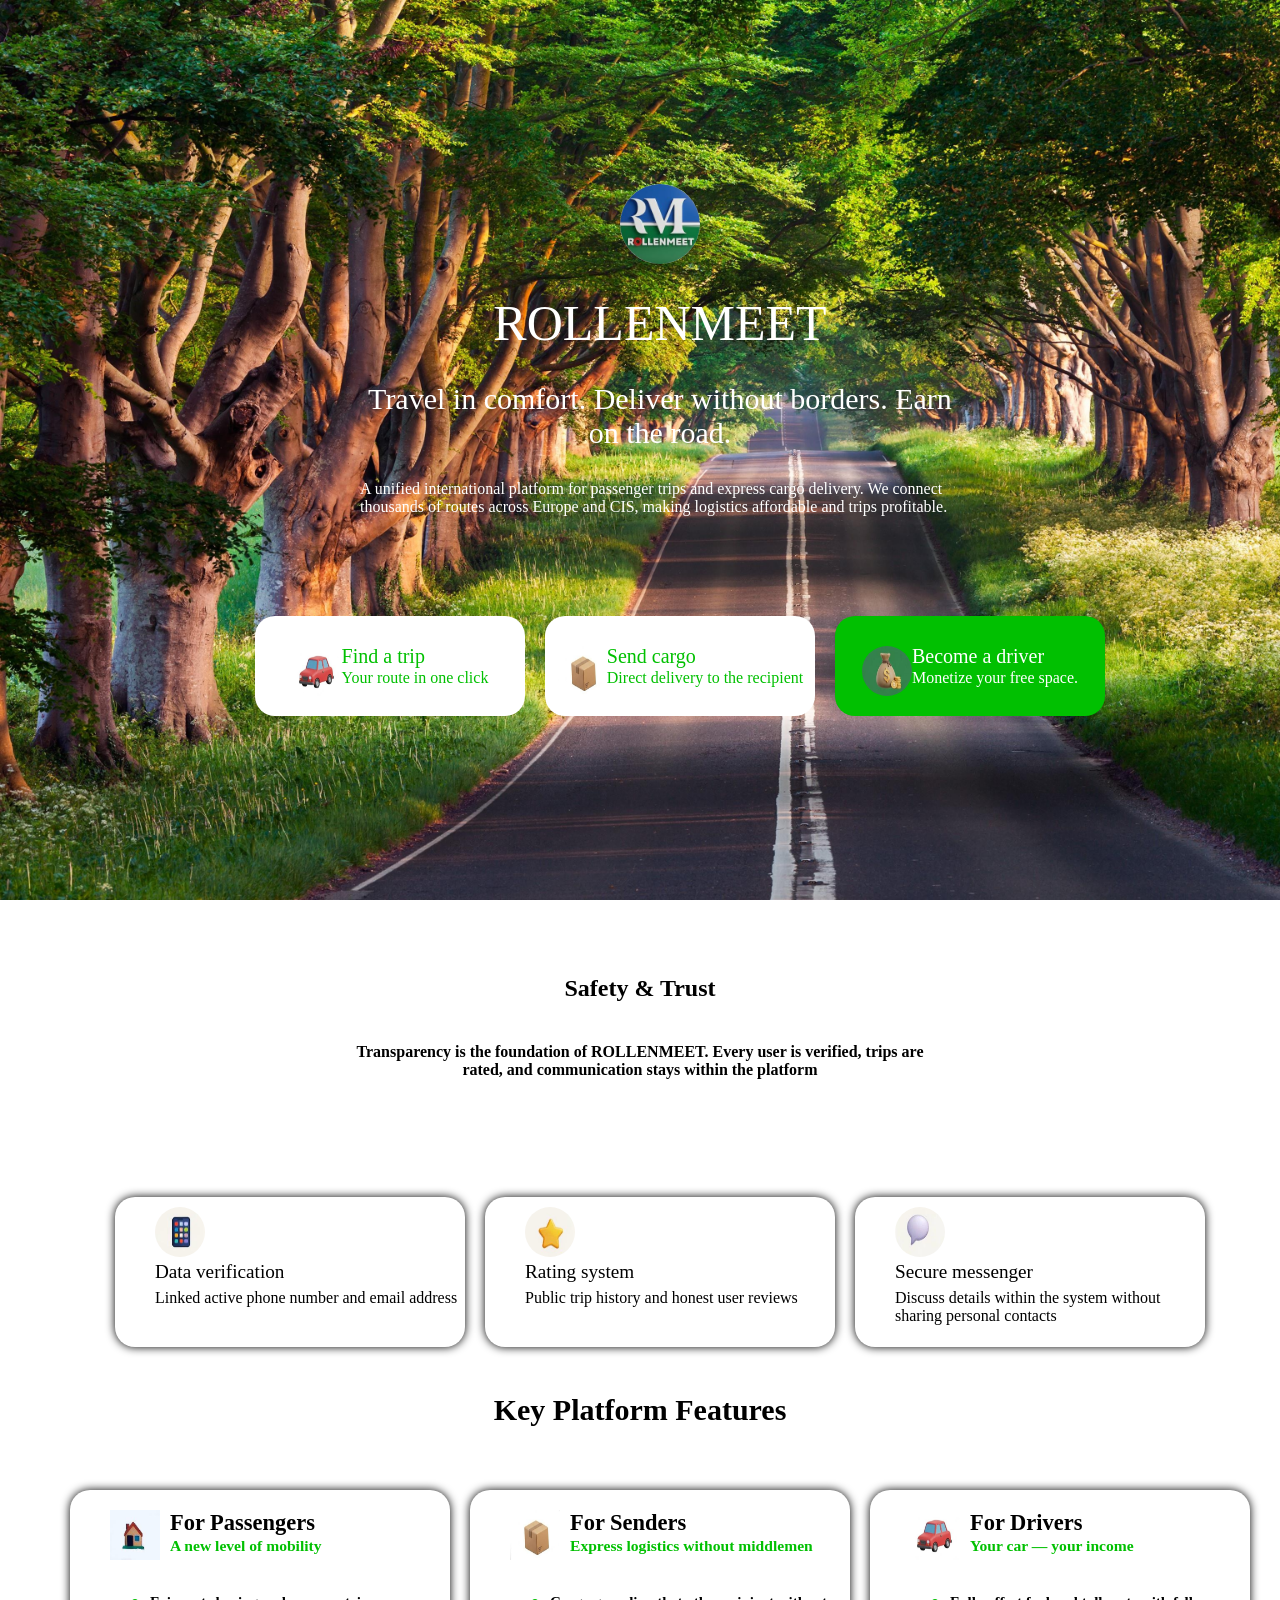
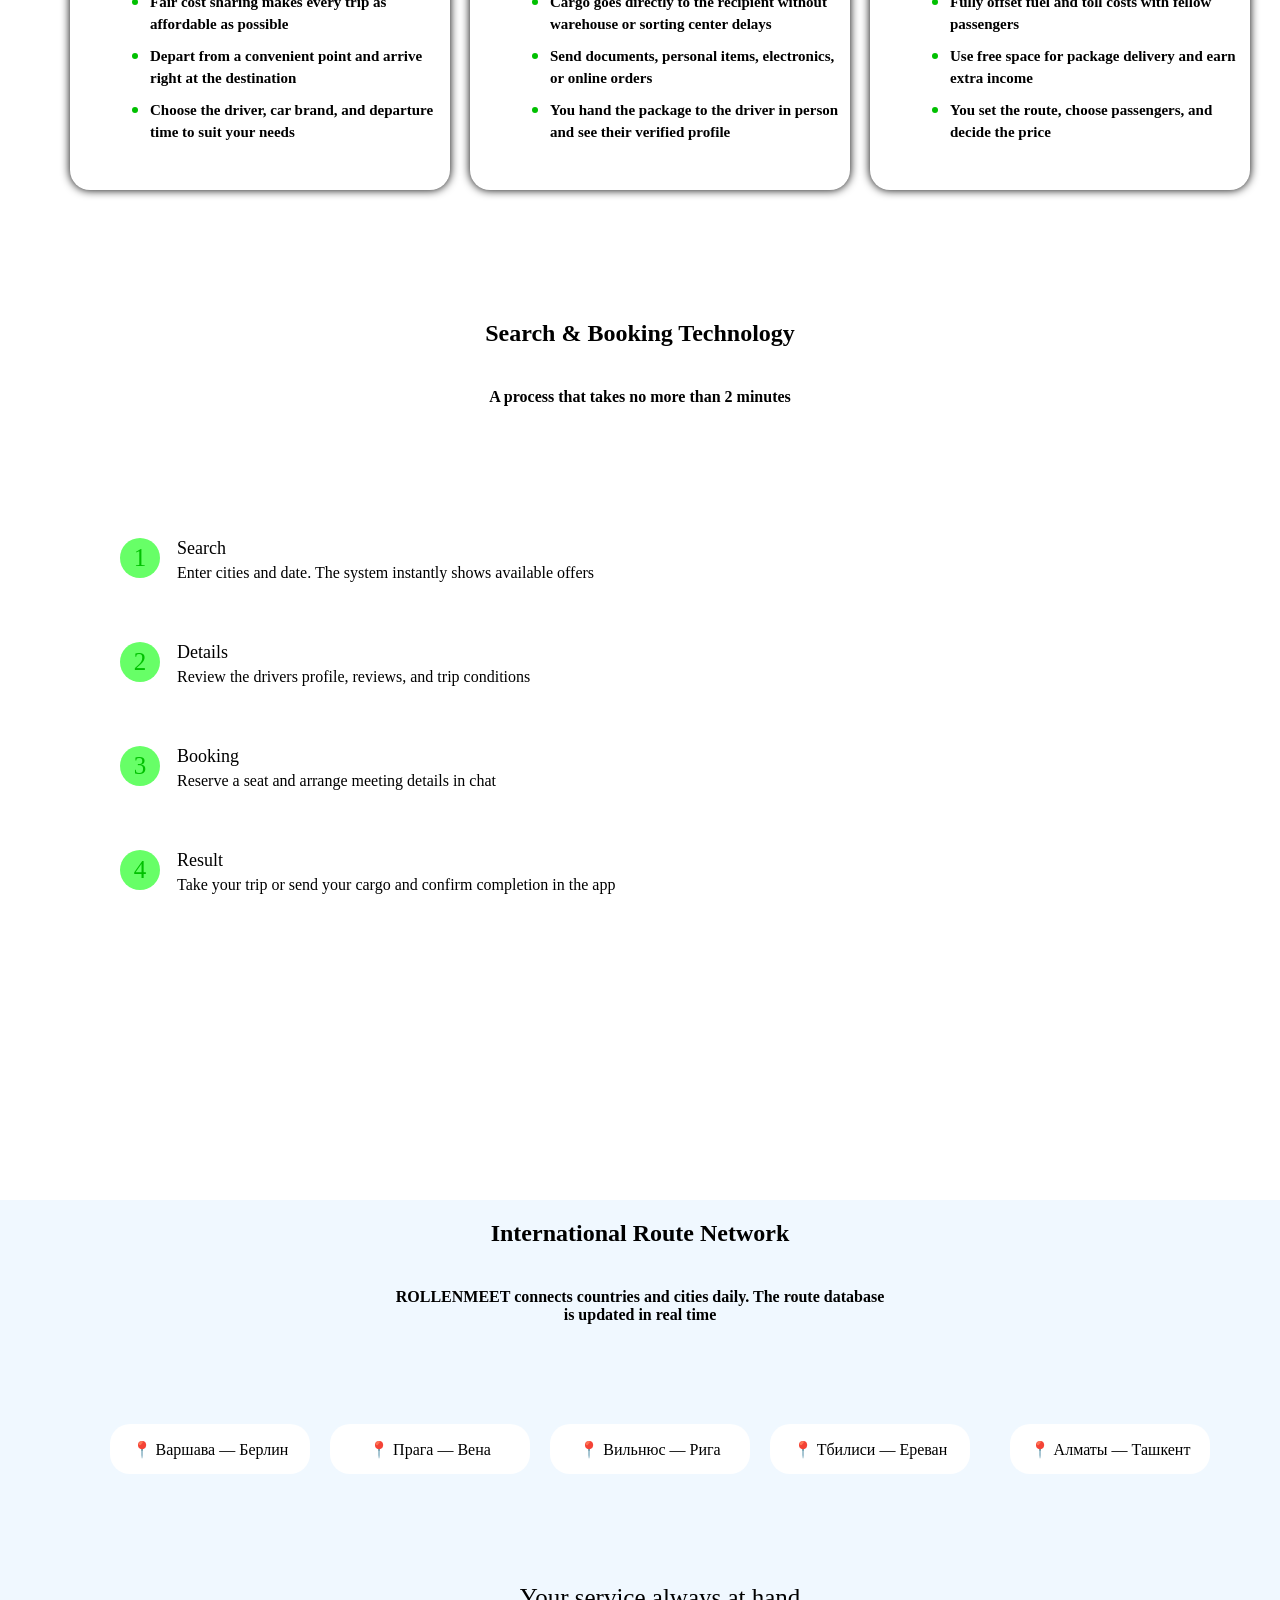
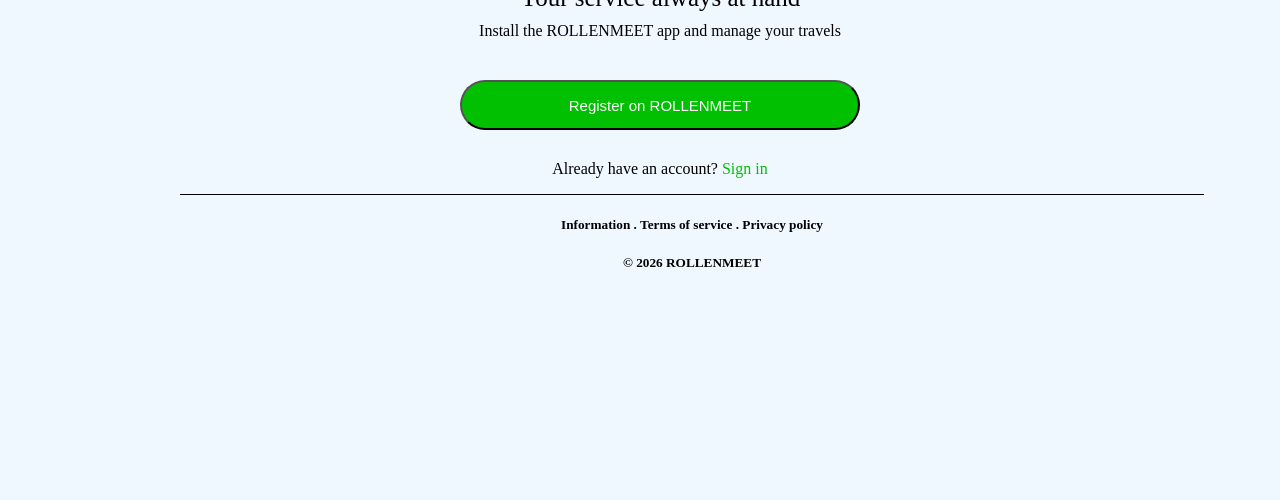
<file: index.html>
<!DOCTYPE html>
<html lang="en">

<head>
    <meta charset="UTF-8">
    <meta name="viewport" content="width=device-width, initial-scale=1.0">
    <title>Document</title>
    <link rel="stylesheet" href="st.css">
</head>

<body>
    <section class="c1">
        <ol class="login">
            <li class="l"><img class="logo" src="LOGO.jpeg" alt="Logo"></li>
            <li class="l1">ROLLENMEET</li>
            <li class="l2">Travel in comfort. Deliver without borders. Earn on the road.</li>
            <li class="l3"><span class="rep"> A unified international platform for passenger trips and express cargo
                    delivery. We
                    connect
                    thousands of
                    routes across Europe and CIS, making logistics affordable and trips profitable.</span></li>
            <li>
                <ol class="ico">
                    <a class="none" href="content.html">
                        <li class="ic-l">
                            <img class="icon" src="car.jpeg" alt="">
                            <span class="sss">
                                <span class="n1"> Find a trip</span>
                                <span class="n">Your route in one click</span>
                            </span>

                        </li>
                    </a>
                    <a class="none" href="content.html">
                        <li class="ic-l">
                            <img class="icon" src="BOX.jpeg" alt="">
                            <span class="sss">
                                <span class="n1"> Send cargo</span>
                                <span class="n">Direct delivery to the recipient</span>
                            </span>

                        </li>
                    </a>
                    <a class="none" href="content.html">
                        <li class="ic-l1"> <img class="icon" src="mone.jpeg" alt="">
                            <span class="sss">
                                <span class="n2"> Become a driver</span>
                                <span class="n3"> Monetize your free space.
                                </span>
                            </span>
                        </li>
                    </a>
                </ol>
            </li>
        </ol>
    </section>
    <section class="c2">
        <header class="head-c2">

            <h1>Safety & Trust</h1>
            <h4 class="hhead-c2">Transparency is the foundation of ROLLENMEET. Every user is verified, trips are rated,
                and communication stays within the platform<h4>
        </header>
        <div class="content">

            <ol class="ol1">
                <li class="c2-l">
                    <ol>
                        <li><img class="icon" src="phone.jpeg" alt=""></li>
                        <li>
                            <span class="s">
                                <span class="nc2">Data verification</span>
                                <span class="n22c2"> Linked active phone number and email address
                                </span>
                            </span>

                        </li>

                    </ol>
                </li>
                <li class="c2-l">
                    <ol>
                        <li><img class="icon" src="star.jpeg" alt=""></li>
                        <li>
                            <span class="s">
                                <span class="nc2">Rating system</span>
                                <span class="n22c2"> Public trip history and honest user reviews
                                </span>
                            </span>

                        </li>

                    </ol>
                </li>
                <li class="c2-l">
                    <ol>
                        <li><img class="icon" src="coment.jpeg" alt=""></li>
                        <li>
                            <span class="s">
                                <span class="nc2">Secure messenger</span>
                                <span class="n22c2"> Discuss details within the system without sharing personal contacts
                                </span>
                            </span>
                        </li>
                    </ol>
                </li>
            </ol>
            <h3 class="write">Key Platform Features<h3>
                    <ol class="ol2">
                        <li class="ol2-l">
                            <ol>
                                <li class="li-c2">
                                    <img class="icon-c2" src="home.jpeg" alt="">
                                    <span class="ssss">
                                        <span class="nc2">For Passengers</span>
                                        <span class="n2c2"> A new level of mobility
                                        </span>
                                    </span>
                                </li>
                                <li>
                                    <ol class="olo">
                                        <li><span class="write-c2">Fair cost sharing makes every trip as affordable as
                                                possible</span></li>
                                        <li><span class="write-c2"> Depart from a convenient point and arrive right at
                                                the destination
                                            </span></li>
                                        <li><span class="write-c2"> Choose the driver, car brand, and departure time to
                                                suit your needs</span></li>
                                    </ol>
                                </li>

                            </ol>
                        </li>
                        <li class="ol2-l">
                            <ol>
                                <li class="li-c2">
                                    <img class="icon-c2" src="BOX.jpeg" alt="">
                                    <span class="ssss">
                                        <span class="nc2"> For Senders</span>
                                        <span class="n2c2"> Express logistics without middlemen
                                        </span>
                                    </span>
                                </li>
                                <li>
                                    <ol class="olo">
                                        <li><span class="write-c2"> Cargo goes directly to the recipient without
                                                warehouse or sorting center delays</span></li>
                                        <li><span class="write-c2">Send documents, personal items, electronics, or
                                                online orders</span></li>
                                        <li><span class="write-c2">You hand the package to the driver in person and see
                                                their verified profile</span></li>
                                    </ol>
                                </li>

                            </ol>
                        </li>

                        <li class="ol2-l">
                            <ol>
                                <li class="li-c2">
                                    <img class="icon-c2" src="car.jpeg" alt="">
                                    <span class="ssss">
                                        <span class="nc2"> For Drivers</span>
                                        <span class="n2c2"> Your car — your income
                                        </span>
                                    </span>
                                </li>
                                <li>
                                    <ol class="olo">
                                        <li><span class="write-c2">Fully offset fuel and toll costs with fellow
                                                passengers</span></li>
                                        <li><span class="write-c2">Use free space for package delivery and earn extra
                                                income</span></li>
                                        <li><span class="write-c2">You set the route, choose passengers, and decide the
                                                price</span></li>
                                    </ol>
                                </li>

                            </ol>
                        </li>
                    </ol>
        </div>
    </section>
    <section class="c3">
        <header class="head-c3">
            <h2>Search & Booking Technology</h2>
            <h4>A process that takes no more than 2 minutes</h4>
        </header>
        <div class="content-c3">
            <ol class="list-c3">
                <li class="li-c3">
                    <div class="num-c3">1</div> <span>
                        <span class="n-c3">Search</span>
                        <span>Enter cities and date. The system instantly shows available offers</span>
                    </span>
                </li>
                <li class="li-c3">

                    <div class="num-c3">2</div> <span>
                        <span class="n-c3">Details</span>
                        <span>Review the drivers profile, reviews, and trip conditions</span>
                    </span>

                </li>
                <li class="li-c3">

                    <div class="num-c3">3</div> <span>
                        <span class="n-c3">Booking</span>
                        <span>Reserve a seat and arrange meeting details in chat</span>
                    </span>

                </li>
                <li class="li-c3">
                    <div class="num-c3">4</div> <span>
                        <span class="n-c3">Result</span>
                        <span>Take your trip or send your cargo and confirm completion in the app</span>
                    </span>
                </li>
            </ol>
        </div>
    </section>
    <section class="c4">
        <header class="head-c4">
            <h2>International Route Network</h2>
            <h4>ROLLENMEET connects countries and cities daily. The route database is updated in real time</h4>
        </header>
        <div class="content-c4">
            <ol class="list-c4">
                <li class="l-c4"><span>📍 Варшава — Берлин</span><span>📍 Прага — Вена</span><span>📍 Вильнюс —
                        Рига</span><span>📍 Тбилиси — Ереван</span>
                    <br><span>📍 Алматы — Ташкент</span>
                </li>
                <li class="l1-c4">
                    <span class="span">
                        Your service always at hand</span>
                    <span class="span1">Install the ROLLENMEET app and manage your travels</span>
                </li>
                <li class="l3-c4"><button class="btn"><a class="btnli" href="signup.html">Register on
                            ROLLENMEET</a></button></li>
                <li class="l4-c4">Already have an account? <a class="lin" href="signin.html">Sign in</a></li>
            </ol>
        </div>
        <footer class="end">
            <h5><span><a class="endli" href="">Information</a> </span> . <span><a class="endli" href="">Terms of
                        service</a></span> . <span><a class="endli" href="">Privacy policy</a></span></h5>
            <h5>© 2026 ROLLENMEET</h5>
        </footer>
    </section>
</body>

</html>
</file>
<file: st.css>
body {
    margin: 0;
    padding: 0;
}

a {
    text-decoration: none;
}

ol {
    list-style: none;
}

.c1 {
    width: 100%;
    height: 100vh;
    background-image: url(back.jpg);
    background-repeat: no-repeat;
    background-size: cover;
    display: flex;
    justify-content: center;
    align-items: center;
}

.logo {
    width: 80px;
    height: 80px;
    border-radius: 50%;
}

.login {
    display: flex;
    flex-direction: column;
    align-items: center;
    gap: 30px;
}

.login>li {
    width: 600px;
    display: flex;
    justify-content: center;
    align-items: center;
}

.l1 {
    font-size: 50px;
    color: white;
}

.l2 {
    font-size: 30px;
    color: white;
    text-align: center;
}

.l3 {
    color: white;
}

.ico {
    margin-top: 70px;
    display: flex;
    flex-direction: row;
    gap: 20px;

}

.ico>li {
    margin-right: 40px;
    margin-top: 50px;
    display: flex;
    flex-direction: row;
    gap: 20px;
}

.icon {
    margin-top: 10px;
    width: 50px;
    height: 50px;
    border-radius: 50%;


}

.ic-l {
    width: 270px;
    height: 100px;
    background-color: rgb(255, 255, 255);
    display: flex;
    justify-content: center;
    align-items: center;
    border-radius: 20px;
}

.ic-l:hover {
    scale: 1.1;
    border: 2px solid rgb(1, 192, 1);
    ;
    background-color: rgba(1, 192, 1, 0.299);

    .n1 {
        color: white;
    }

    .n {
        color: white;

    }
}

.ic-l1 {
    width: 270px;
    height: 100px;
    background-color: rgb(1, 192, 1);

    display: flex;
    justify-content: center;
    align-items: center;
    border-radius: 20px;
}

.ic-l1>h5 {
    color: white;
}

.ic-l1:hover {
    scale: 1.1;
}


.n2 {
    font-size: 20px;
    color: white;
}

.n3 {

    color: white;
}

.n1 {
    font-size: 20px;
    color: rgb(1, 192, 1);
}



.n {
    color: rgb(1, 192, 1);
}

.c2 {
    width: 100%;
    height: 100vh;
}

.head-c2 {
    margin-top: 100px;
    width: 100%;
    height: 12vh;
    display: flex;
    flex-direction: column;
    justify-content: center;
    align-items: center;
}

.hhead-c2 {
    padding-bottom: 10px;
    width: 600px;
    text-align: center;
}

.content {
    width: 100%;
    height: 88vh;
    display: flex;
    flex-direction: column;
    align-items: center;
    justify-content: center;
}

.ol1 {
    display: flex;
    flex-direction: row;
    align-items: center;
    gap: 20px;
}

.c2-l {
    width: 350px;
    height: 150px;
    background-color: white;
    border-radius: 20px;
    box-shadow: 0 0 10px black;
}

.c2-l:hover {
    scale: 1.1;

}

.s {
    display: flex;
    flex-direction: column;
    gap: 6px;
}

.ol2 {
    display: flex;
    flex-direction: row;
    gap: 20px;
}


.ol2-l {
    border-radius: 20px;
    padding-right: 10px;
    width: 370px;
    height: 300px;
    background-color: white;
    box-shadow: 0 0 10px black;
}

.ol2-l:hover {
    scale: 1.1;

}

.li-c2 {
    padding-top: 10px;
    display: flex;
    flex-direction: row;
}

.write {
    width: 100%;
    height: 30px;
    text-align: center;
    font-size: 30px;
}

.icon-c2 {
    width: 50px;
    height: 50px;
    margin-top: 10px;
    margin-right: 10px;
}

.dot {
    margin-right: 10px;
    font-size: 20px;
    color: aquamarine;
}

.olo {
    margin-top: 30px;
    list-style: disc;
    color: rgb(1, 192, 1);
    display: flex;
    flex-direction: column;
    gap: 10px;
}

.write-c2 {
    font-size: 15px;
    color: black;
}

.sss {
    display: flex;
    flex-direction: column;
    gap: 1px;
}

.nc2 {
    font-size: larger;
}

.n2c2 {
    font-size: smaller;
    color: rgb(1, 192, 1);
}

.ssss {
    padding-top: 10px;
    display: flex;
    flex-direction: column;
    gap: 1px;
}

.c3 {
    width: 100%;
    height: 100vh;
    background-color: white;
}

.head-c3 {
    width: 100%;
    height: 12vh;
    display: flex;
    flex-direction: column;
    align-items: center;
}

.list-c3 {
    margin-left: 80px;
    margin-top: 130px;
    display: flex;
    flex-direction: column;
    gap: 60px;
}

.li-c3 {
    display: flex;
    flex-direction: row;
    gap: 17px;
}

.li-c3>span {
    display: flex;
    flex-direction: column;
    gap: 5px;
}

.num-c3 {
    width: 40px;
    height: 40px;
    background-color: rgba(5, 255, 5, 0.607);
    color: rgb(1, 192, 1);
    ;
    display: flex;
    justify-content: center;
    align-items: center;
    border-radius: 50%;
    font-size: 25px;
}

.n-c3 {
    font-size: large;
}

.c4 {
    width: 100%;
    height: 100vh;
    background-color: aliceblue;
}

.head-c4 {
    width: 100%;
    height: 12vh;
    display: flex;
    flex-direction: column;
    align-items: center;
}

.head-c4>h4 {
    width: 500px;
    text-align: center;
}

.content-c4 {
    margin-top: 100px;
    width: 100%;
    display: flex;
    flex-direction: column;
    justify-content: center;
    align-items: center;
}

.list-c4 {
    display: flex;
    flex-direction: column;
    justify-content: center;
    align-items: center;
    gap: 10px;
}

.l-c4 {
    text-align: center;
    display: flex;
    flex-direction: row;
    gap: 20px;
}

.l-c4>span {
    width: 200px;
    height: 50px;
    text-align: center;
    border-radius: 20px;
    background-color: white;
    display: flex;
    justify-content: center;
    align-items: center;
}

.l-c4>span:hover {
    scale: 1.1;
}


.l1-c4 {
    margin-top: 100px;
    display: flex;
    flex-direction: column;
    justify-content: center;
    align-items: center;
    gap: 10px;

}

.span {
    font-size: 25px;

}

.btn {
    margin-top: 30px;
    width: 400px;
    height: 50px;
    background-color: rgb(1, 192, 1);
    border-radius: 50px;
    text-align: center;
}

.btn:hover {
    box-shadow: 0 0 10px rgb(1, 192, 1);
}

.btnli {
    text-decoration: none;
    color: white;
    font-size: 15px;
}

.l4-c4 {
    margin-top: 20px;
}

.lin {
    text-decoration: none;
    color: rgb(1, 192, 1);
}

.lin:hover {
    text-decoration: underline;
    color: rgb(1, 192, 1);
}

.end {
    margin-left: 180px;
    width: 80%;
    border-top: 1px solid black;
    text-align: center;
}

.endli {
    color: black;
    text-decoration: none;
}

.endli:hover {
    color: rgb(1, 192, 1);

}

.body3 {
    position: relative;
    display: flex;
    flex-direction: column;
}

.tece {
    display: flex;
    flex-direction: row;
}

.list-con {
    width: 18%;
    height: 100vh;
    background-color: white;
    z-index: 1;
}

.head-tec {
    margin-left: 10px;
    margin-top: 20px;
    display: flex;
    flex-direction: row;
    gap: 3px;
    justify-content: center;
    align-items: center;

}

.finish {
    width: 230px;
    height: 60px;
    background-color: white;
    color: black;

    margin-top: 20px;
    display: flex;
    flex-direction: row;
    padding-left: 30px;
    gap: 3px;
    align-items: center;
    font-size: 15px;
    padding-right: 20px;
    border-radius: 20px;
    font-size: 20px;
    text-decoration: none;
}

.finish:hover {
    background-color: rgb(1, 192, 1);
    text-decoration: none;
    color: black;

    .ll1 {
        color: black;
    }
}

.ll1 {
    color: rgb(1, 192, 1);
}


.ll {
    padding-left: 2px;
}

.list-tec {
    border-top: 1px solid black;
    padding-left: 20px;
    margin-top: 10px;
    width: 100%;
    display: flex;
    flex-direction: column;
    gap: 2px;

}

.contentTec {
    width: 82%;
    height: 100vh;
    background-color: white;
    display: flex;
    flex-direction: column;
    align-items: center;


}

.headfin {
    width: 100%;
    height: 10vh;
    text-align: start;
    border-bottom: 1px solid black;
    font-size: 20px;
    padding-left: 10px;
    display: flex;
    align-items: center;
}

.divfin {
    margin-top: 30px;
    width: 1100px;
    height: 80px;
    background-color: white;
    display: flex;
    flex-direction: row;
    justify-content: center;
    align-items: center;
    gap: 20px;
    margin-left: 80px;
    border-radius: 20px;
    box-shadow: 0 0 10px black;
}

.load {
    margin-top: 150px;
    display: flex;
    flex-direction: column;
    justify-content: center;
    align-items: center;
}

.in {
    width: 30px;
    font-size: 50px;
    height: 60px;
    color: rgb(1, 192, 1);
}

.hidden {
    display: none;
}

.overlay {
    position: fixed;
    inset: 0;
    background: rgba(0, 0, 0, 0.4);
    z-index: 999;
}

.filter-box {
    position: fixed;
    bottom: 0;
    left: 0;
    width: 100%;
    height: 60%;
    background: #fff;
    border-radius: 20px 20px 0 0;
    box-shadow: 0 -5px 20px rgba(0, 0, 0, 0.2);
    z-index: 1000;
    padding: 20px;
    animation: slideUp 0.3s ease;
}

@media(max-width:500px) {
    .c1 {
        width: 100%;
        height: 100vh;
        background-image: url(back.jpg);
        background-repeat: inherit;
        background-size: cover;
        background-position: center;
        display: flex;
        flex-direction: column;
        align-items: center;
        justify-content: start;


    }

    .login {
        width: 300px;
        height: 250px;
    }

    .logo {
        width: 50px;
        height: 50px;
        border-radius: 50%;
    }

    .l1 {
        font-size: 20px;
    }

    .l2 {
        font-size: 15px;
    }

    .l3 {
        width: 100px;
        height: 100px;
        font-size: 10px;
    }

    .rep {
        width: 350px;
        text-align: center;
    }

    .ico {
        margin-right: 40px;
        padding-bottom: 20px;
        display: flex;
        flex-direction: column;
    }

    .c2 {

        width: 100%;
        height: fit-content;
        display: flex;
        flex-direction: column;
        justify-content: start;
        align-items: center;
    }

    .head-c2 {
        width: 100%;
        height: 12vh;
    }

    .hhead-c2 {
        width: 300px;
        height: 100px;
        font-size: 13px;
    }

    .content {
        width: 100%;
        height: fit-content;
    }

    .ol1 {
        margin-right: 40px;
        margin-top: 60px;
        display: flex;
        flex-direction: column;
        align-items: center;
        justify-content: center;
    }

    .ol2 {
        margin-right: 40px;
        display: flex;
        flex-direction: column;
        align-items: center;
        justify-content: center;
    }

    .c3 {
        width: 100%;
        height: fit-content;
    }

    .list-c3 {
        margin-right: 20px;
    }

    .c4 {
        width: 100%;
        height: fit-content;
    }

    .head-c4>h4 {
        width: 300px;
        height: 100px;
        font-size: 15px;
    }

    .l-c4 {
        margin-right: 60px;
        display: flex;
        flex-direction: column;
    }

    .end {
        margin-right: 40px;
        width: 200px;
        height: fit-content;
        border-top: 1px solid black;

    }

    .end>h5 {
        margin-right: 40px;
        width: 200px;
        margin-right: 300px;
        display: flex;
        flex-direction: column;
    }

    .btn {
        margin-right: 40px;
    }

    .body3 {
        width: 100%;
        height: 100vh;
        position: relative;
    }

    .head-tec {
        width: 0px;
        height: 0px;
        color: white;
        background-color: white;
        border-bottom: none;
    }

    .ll {
        width: 0px;
        height: 0px;
        color: white;
    }

    .contentTec {
        position: absolute;
        bottom: 400px;
        width: 100%;
        height: 12vh;
    }

    .tece {
        width: 100%;
        height: 50vh;
        position: absolute;
        top: 600px;
        width: 100%;
        height: 12vh;
        border-bottom: none;
    }

    .list-tec {
        top: -0px;
        position: absolute;
        width: 100%;
        height: 12vh;
        display: flex;
        flex-direction: row;
        border: none;
        border-radius: 20px;
        z-index: -1;
    }

    .headfin {
        position: absolute;
        bottom: 220px;
        border-bottom: 1px solid rgb(1, 192, 1);
    }

    .divfin {
        position: absolute;
        right: 60px;
        top: -130px;
        width: 350px;
        height: 500px;
        background-color: white;
        display: flex;
        flex-direction: column;
        align-items: center;
        gap: 20px;
    }

    .inpput {
        width: 200px;
        height: 50px;
        text-align: center;
        border-radius: 20px;
    }

    .inpput1 {
        width: 150px;
        height: 50px;
        border-radius: 20px;
        background-color: rgb(1, 192, 1);
        color: white;
    }

    .inpput2 {
        width: 100px;
        height: 50px;
        border-radius: 20px;
        background-color: rgb(1, 192, 1);
        color: white;
    }

    .list-con {
        position: relative;
        display: flex;
        flex-direction: row;
        border: none;
    }

    .csc {
        left: 200px;
        position: absolute;
    }

    .finish {
        width: 50px;
        height: 50px;

    }

    .finish:hover {
        background-color: white;
    }

    .css {
        top: 25px;
        left: 380px;
        position: absolute;
    }

    .ssc {
        top: 25px;
        left: 300px;
        position: absolute;
    }

    .ggg {
        top: 25px;
        left: 120px;
        position: absolute;
    }

    .ccs {
        top: 25px;
        left: 35px;
        position: absolute;
    }

    .plus {
        width: 50px;
        height: 50px;
        background-color: rgb(1, 192, 1);
        color: white;
        border-radius: 50%;
        display: flex;
        align-items: center;
        justify-content: center;
    }

    .car {
        color: black;
    }

    .fliter-header {
        position: fixed;
        top: 240px;
    }

    .filter-content {
        width: 100%;
        height: fit-content;
        top: 200px;
        position: fixed;
        background-color: white;
        border-radius: 20px;
        z-index: 5;
    }

    .options {
        width: 100%;
        height: 150px;
        display: flex;
        flex-direction: column;
        justify-content: center;
        align-items: center;
        gap: 8px;
    }

    .pill {
        width: 400px;
        height: 50px;
        border-radius: 20px;
        background-color: rgb(1, 192, 1);
        color: white;
    }

    .x {
        left: 440px;
        top: 210px;
        position: fixed;
        color: black;
        z-index: 6;
    }

    .apply-btn {
        width: 400px;
        height: 40px;
        border-radius: 20px;
        background-color: rgb(1, 192, 1);
        color: white;
        margin-top: 20px;
        margin-left: 40px;
    }

    .title {
        margin-top: 20px;
        margin-left: 10px;
    }




}
</file>
